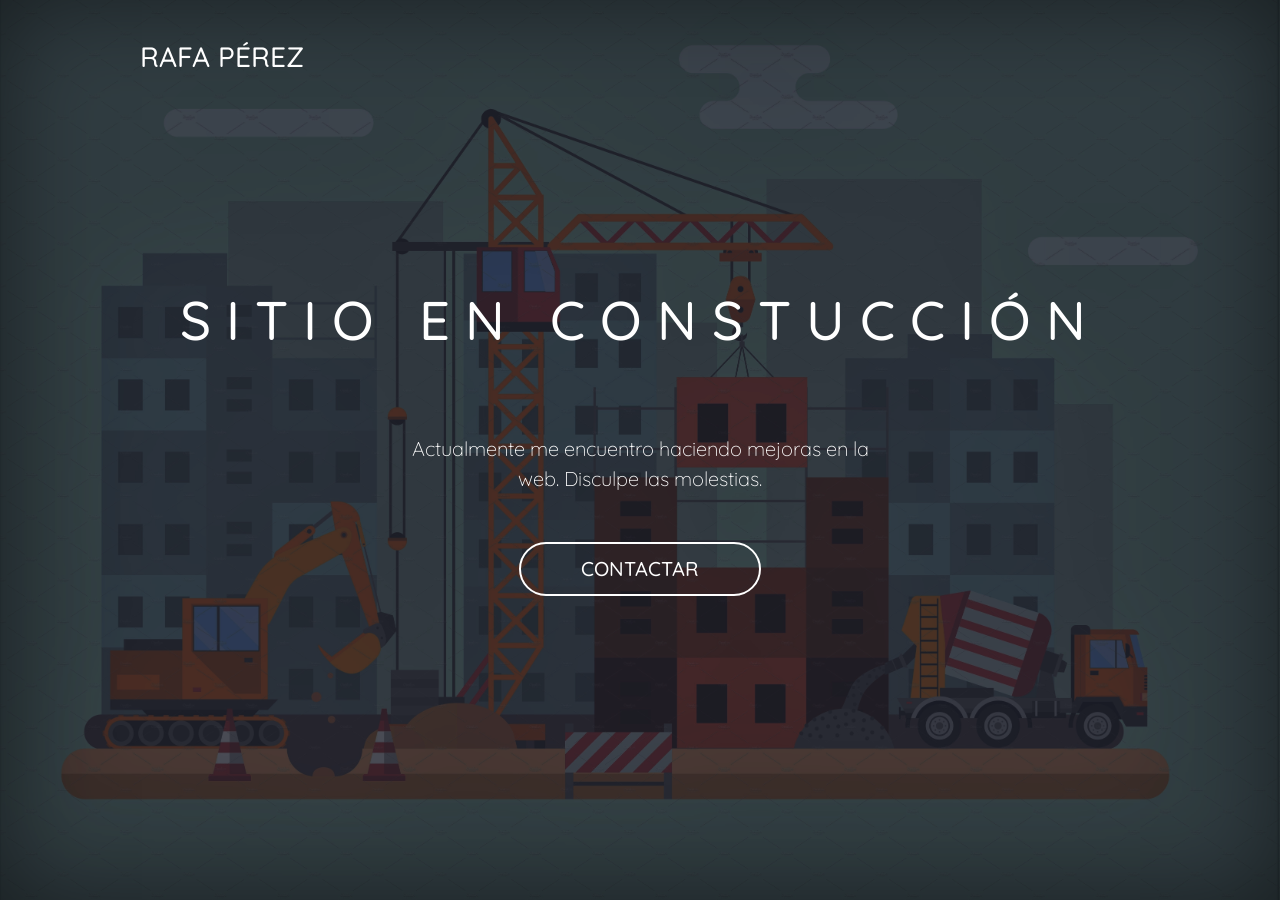
<file: index.html>
<!DOCTYPE html>
<html lang="en-US">
  <head>
    <meta charset="UTF-8">
    <meta http-equiv="X-UA-Compatible" content="IE=edge">
    <meta name="viewport" content="width=device-width, initial-scale=1">
    <title>Rafa Pérez - En construcción</title>
    <link rel="preconnect" href="https://fonts.gstatic.com" crossorigin="crossorigin"/>
    <link rel="preload" as="style" href="https://fonts.googleapis.com/css2?family=Quicksand:wght@300;400;500;700&amp;display=swap"/>
    <link rel="stylesheet" href="https://fonts.googleapis.com/css2?family=Quicksand:wght@300;400;500;700&amp;display=swap" media="print" onload="this.media='all'"/>
    <noscript>
      <link rel="stylesheet" href="https://fonts.googleapis.com/css2?family=Quicksand:wght@300;400;500;700&amp;display=swap"/>
    </noscript>
    <link href="css/bootstrap.min.css?ver=1.2.0" rel="stylesheet">
    <link href="css/font-awesome/css/all.min.css?ver=1.2.0" rel="stylesheet">
    <link href="css/main.css?ver=1.2.0" rel="stylesheet">
  </head>
  <body id="top"><div class="site-wrapper">
  <div class="site-wrapper-inner">
    <div class="cover-container">
      <div class="masthead clearfix">
        <div class="inner">
          <h3 class="masthead-brand">RAFA PÉREZ</h3>
        </div>
      </div>      
      <div class="inner cover">
        <h1 class="cover-heading">Sitio en constucción</h1>
        <p class="lead cover-copy">Actualmente me encuentro haciendo mejoras en la web. Disculpe las molestias.</p>
        <p class="lead"><button type="button" class="btn btn-lg btn-default btn-notify" data-toggle="modal" data-target="#subscribeModal">Contactar</button></p>
      </div>
      <div class="modal fade" id="subscribeModal" tabindex="-1" role="dialog" aria-labelledby="subscribeModalLabel" aria-hidden="true">
        <div class="modal-dialog" role="document">
          <div class="modal-content">
            <div class="modal-header">
              <h5 class="modal-title" id="subscribeModalLabel">Datos de contacto:</h5>
              <button type="button" class="close" data-dismiss="modal" aria-label="Close">
                <span aria-hidden="true">&times;</span>
              </button>
            </div>
            <div class="modal-body">
              <form>
                <div class="form-group">
                  <p for="recipient-name" class="form-control-label">rafaperezweb@gmail.com</p>
                  <p for="recipient-phone" class="form-control-label">+34 611 459 125</p>
                </div>
              </form>
            </div>
          </div>
        </div>
    </div>
  </div>
</div>
    <script src="scripts/jquery.slim.min.js?ver=1.2.0"></script>
    <script src="scripts/bootstrap.bundle.min.js?ver=1.2.0"></script>
    <script src="scripts/main.js?ver=1.2.0"></script>
  </body>
</html>
</file>
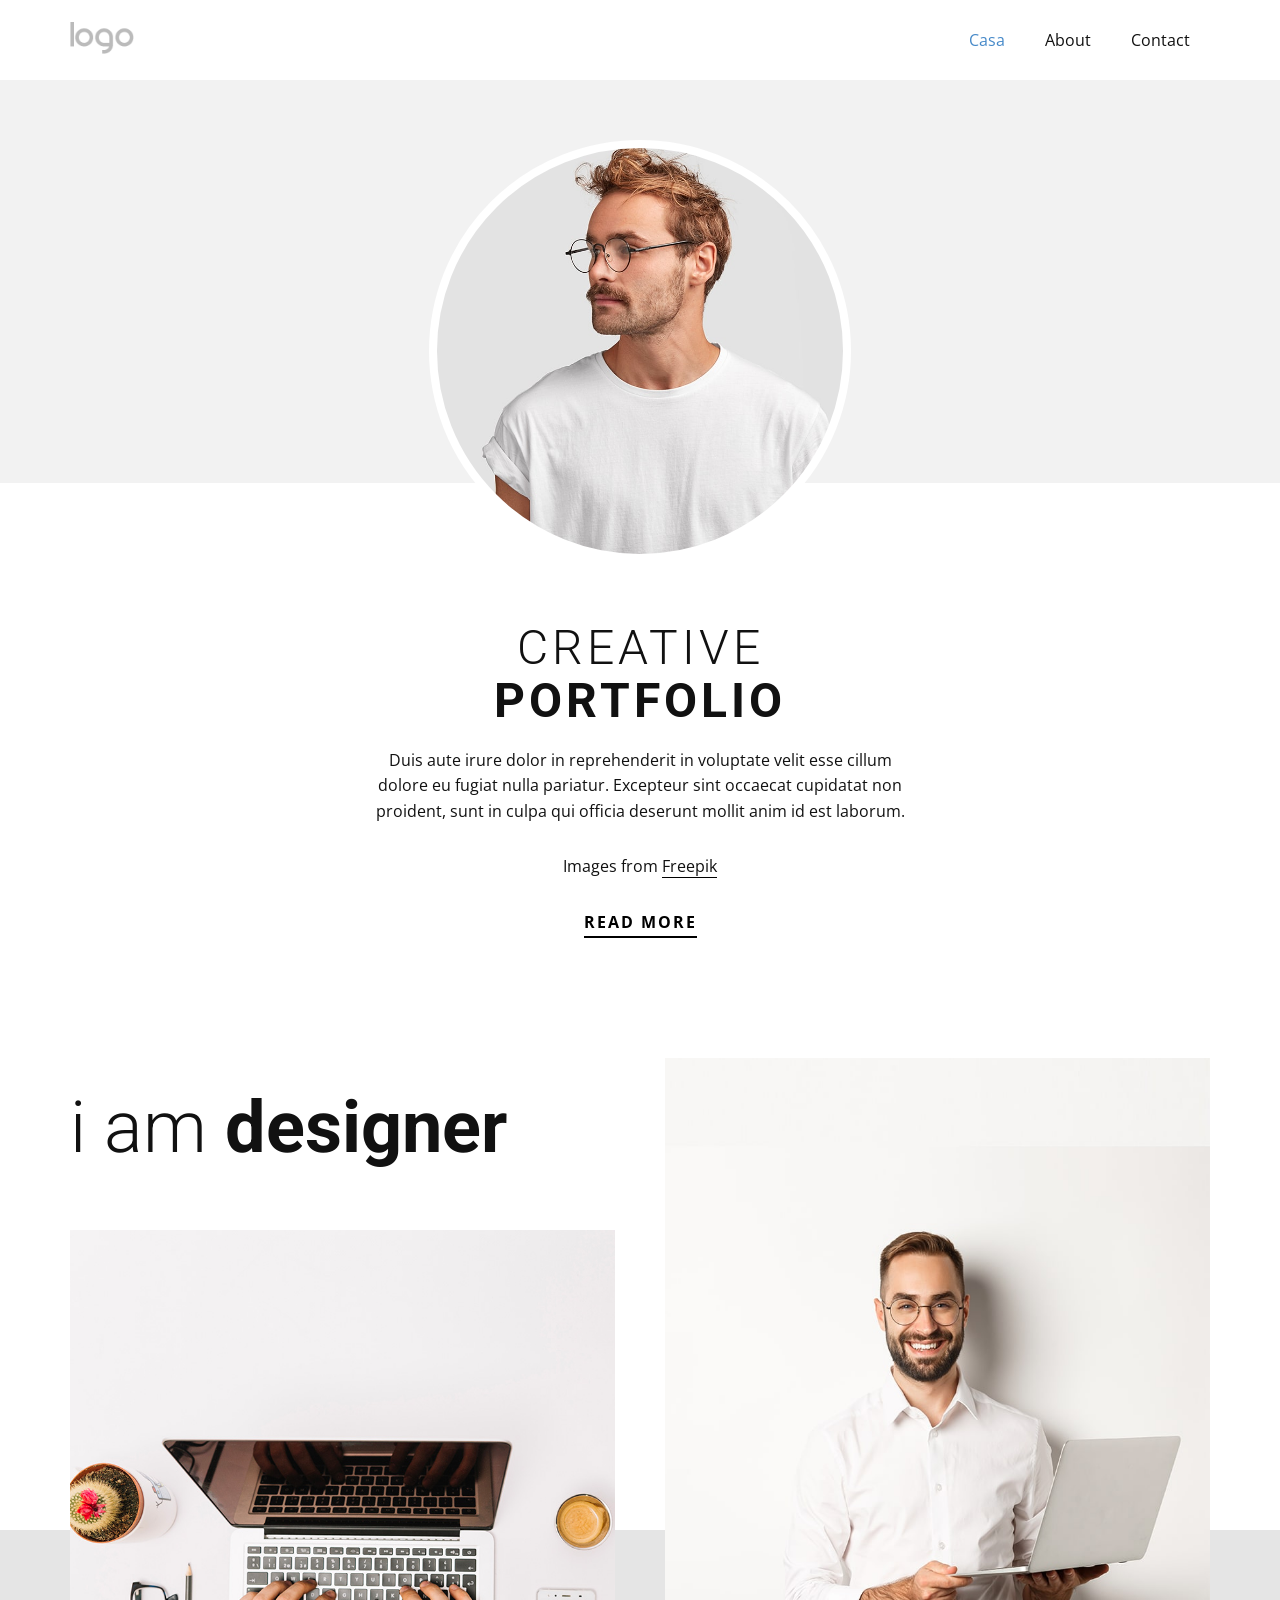
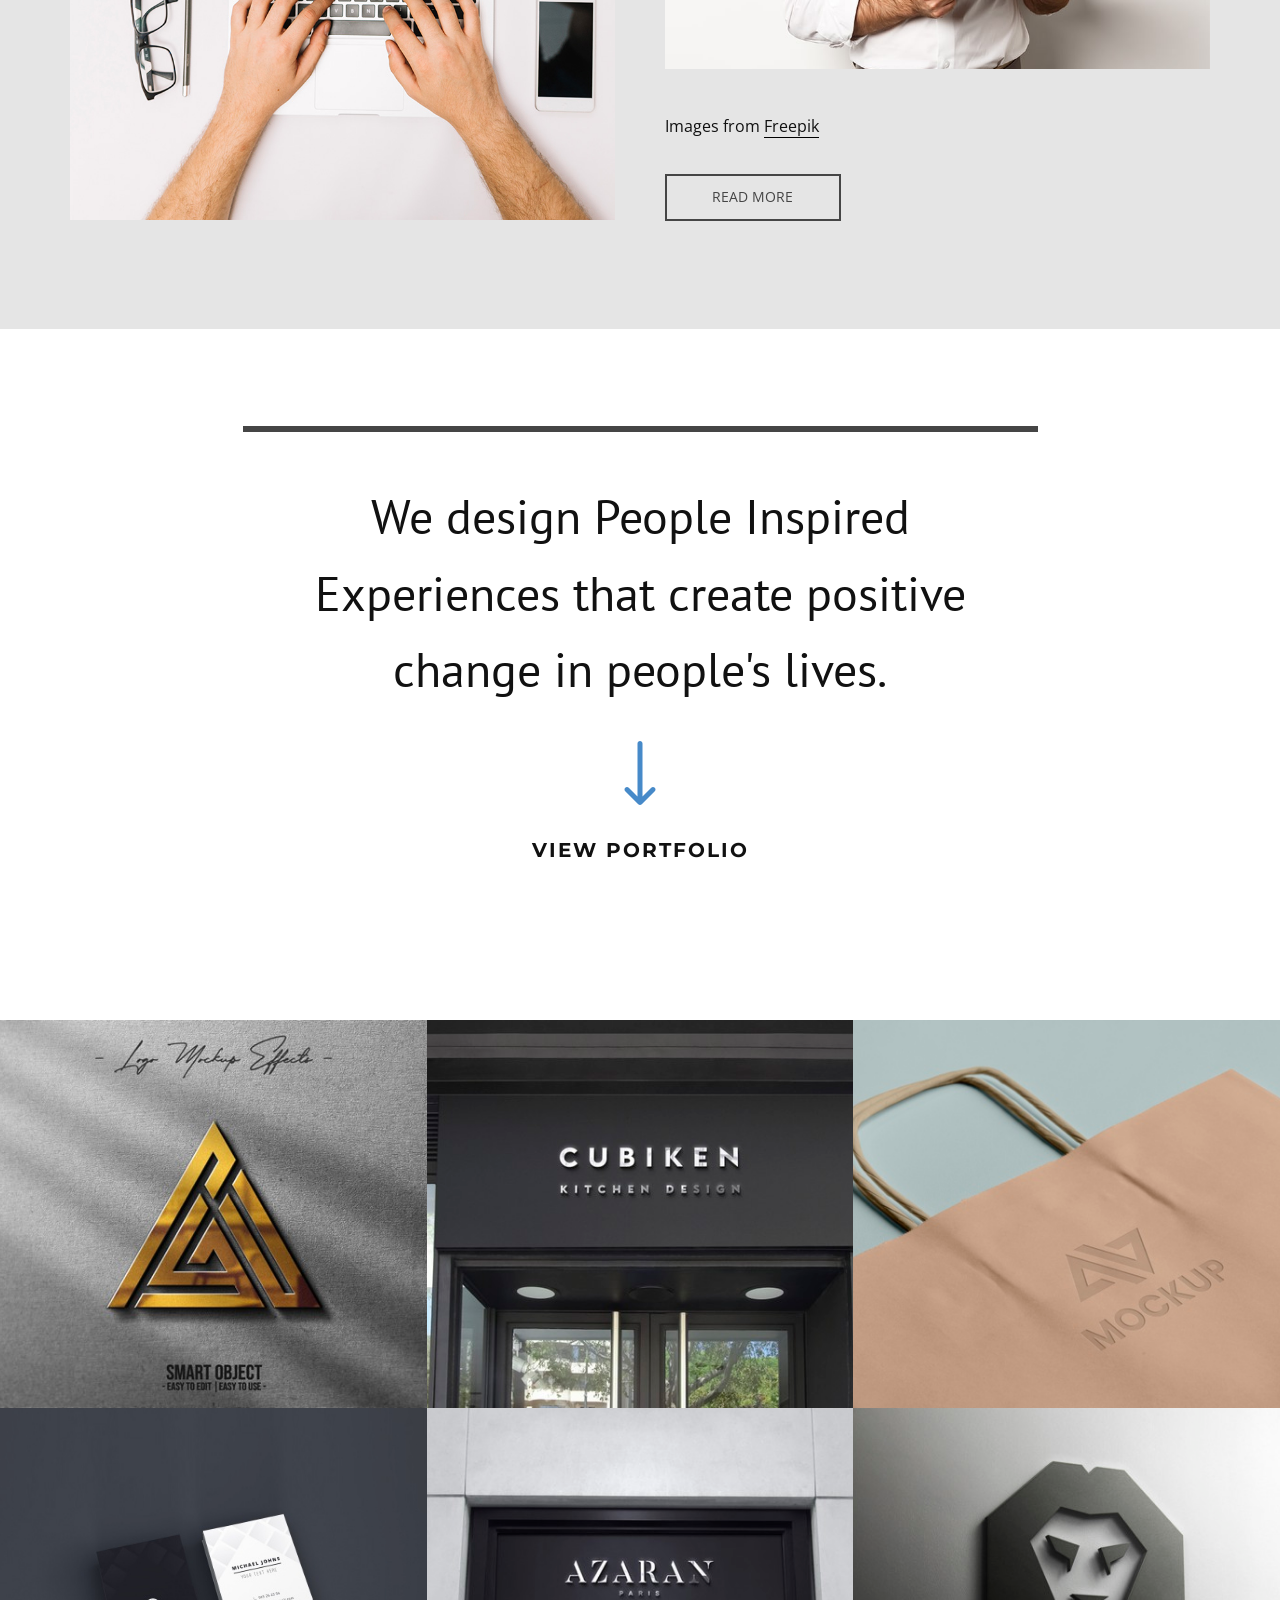
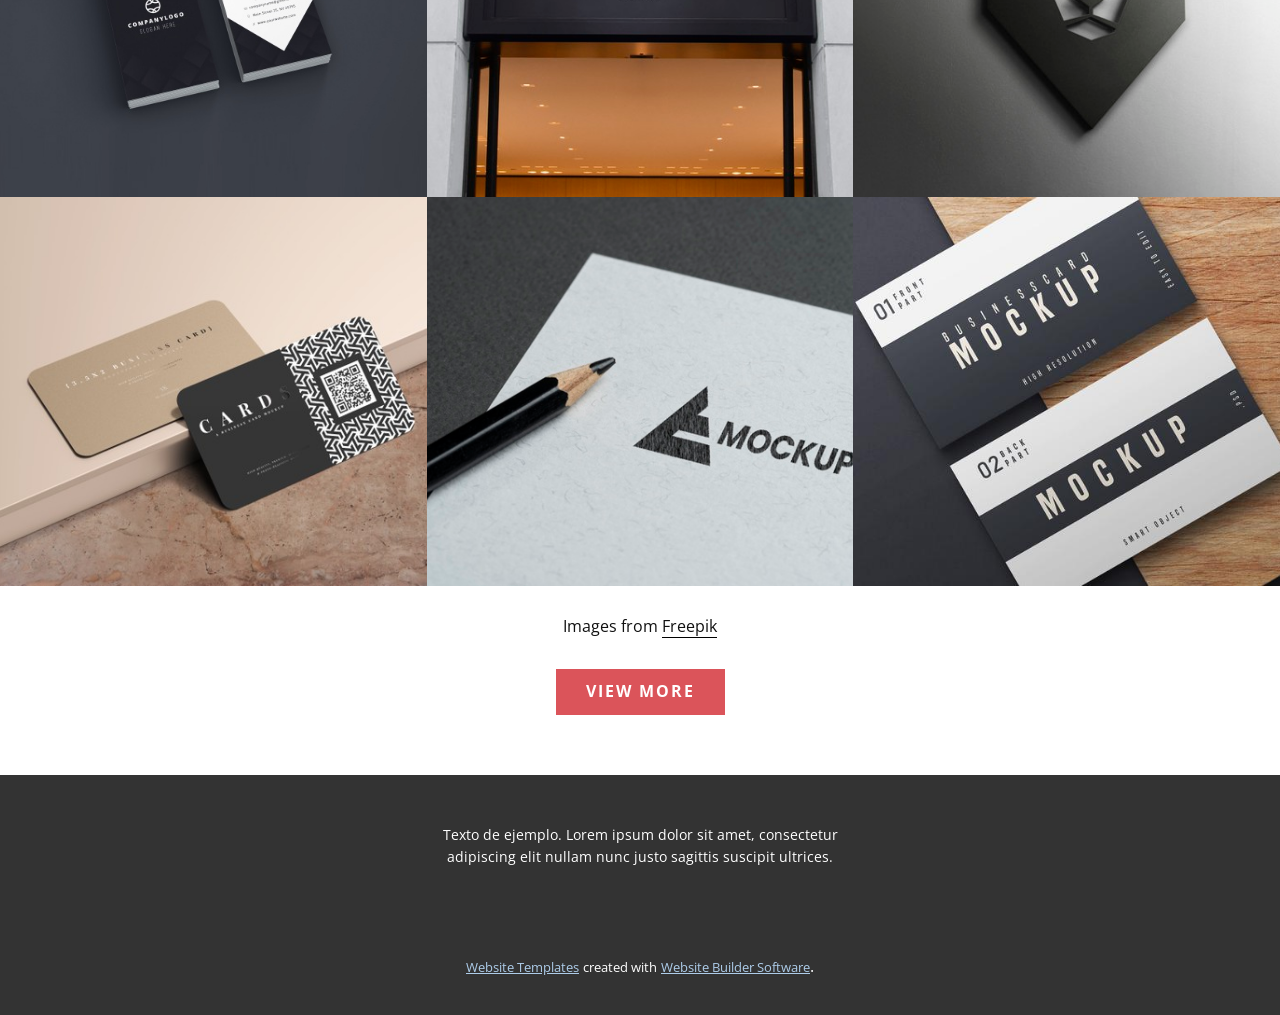
<file: Proyectos/index.html>
<!DOCTYPE html>
<html style="font-size: 16px;">
  <head>
    <meta name="viewport" content="width=device-width, initial-scale=1.0">
    <meta charset="utf-8">
    <meta name="keywords" content="Creative Portfolio, i am designer, We design People Inspired Experiences that create positive change in people&amp;apos;s lives.">
    <meta name="description" content="">
    <meta name="page_type" content="np-template-header-footer-from-plugin">
    <title>Casa</title>
    <link rel="stylesheet" href="nicepage.css" media="screen">
<link rel="stylesheet" href="Casa.css" media="screen">
    <script class="u-script" type="text/javascript" src="jquery.js" defer=""></script>
    <script class="u-script" type="text/javascript" src="nicepage.js" defer=""></script>
    <meta name="generator" content="Nicepage 4.4.3, nicepage.com">
    <link id="u-theme-google-font" rel="stylesheet" href="https://fonts.googleapis.com/css?family=Roboto:100,100i,300,300i,400,400i,500,500i,700,700i,900,900i|Open+Sans:300,300i,400,400i,600,600i,700,700i,800,800i">
    <link id="u-page-google-font" rel="stylesheet" href="https://fonts.googleapis.com/css?family=PT+Sans:400,400i,700,700i|Montserrat:100,100i,200,200i,300,300i,400,400i,500,500i,600,600i,700,700i,800,800i,900,900i">
    
    
    
    
    
    <script type="application/ld+json">{
		"@context": "http://schema.org",
		"@type": "Organization",
		"name": "",
		"logo": "images/default-logo.png"
}</script>
    <meta name="theme-color" content="#478ac9">
    <meta property="og:title" content="Casa">
    <meta property="og:type" content="website">
  </head>
  <body data-home-page="Casa.html" data-home-page-title="Casa" class="u-body u-xl-mode"><header class="u-clearfix u-header u-header" id="sec-199d"><div class="u-clearfix u-sheet u-valign-middle u-sheet-1">
        <a href="https://nicepage.com" class="u-image u-logo u-image-1">
          <img src="images/default-logo.png" class="u-logo-image u-logo-image-1">
        </a>
        <nav class="u-menu u-menu-dropdown u-offcanvas u-menu-1">
          <div class="menu-collapse" style="font-size: 1rem; letter-spacing: 0px;">
            <a class="u-button-style u-custom-left-right-menu-spacing u-custom-padding-bottom u-custom-top-bottom-menu-spacing u-nav-link u-text-active-palette-1-base u-text-hover-palette-2-base" href="#">
              <svg class="u-svg-link" viewBox="0 0 24 24"><use xmlns:xlink="http://www.w3.org/1999/xlink" xlink:href="#menu-hamburger"></use></svg>
              <svg class="u-svg-content" version="1.1" id="menu-hamburger" viewBox="0 0 16 16" x="0px" y="0px" xmlns:xlink="http://www.w3.org/1999/xlink" xmlns="http://www.w3.org/2000/svg"><g><rect y="1" width="16" height="2"></rect><rect y="7" width="16" height="2"></rect><rect y="13" width="16" height="2"></rect>
</g></svg>
            </a>
          </div>
          <div class="u-nav-container">
            <ul class="u-nav u-unstyled u-nav-1"><li class="u-nav-item"><a class="u-button-style u-nav-link u-text-active-palette-1-base u-text-hover-palette-2-base" href="Casa.html" style="padding: 10px 20px;">Casa</a>
</li><li class="u-nav-item"><a class="u-button-style u-nav-link u-text-active-palette-1-base u-text-hover-palette-2-base" href="About.html" style="padding: 10px 20px;">About</a>
</li><li class="u-nav-item"><a class="u-button-style u-nav-link u-text-active-palette-1-base u-text-hover-palette-2-base" href="Contact.html" style="padding: 10px 20px;">Contact</a>
</li></ul>
          </div>
          <div class="u-nav-container-collapse">
            <div class="u-black u-container-style u-inner-container-layout u-opacity u-opacity-95 u-sidenav">
              <div class="u-inner-container-layout u-sidenav-overflow">
                <div class="u-menu-close"></div>
                <ul class="u-align-center u-nav u-popupmenu-items u-unstyled u-nav-2"><li class="u-nav-item"><a class="u-button-style u-nav-link" href="Casa.html">Casa</a>
</li><li class="u-nav-item"><a class="u-button-style u-nav-link" href="About.html">About</a>
</li><li class="u-nav-item"><a class="u-button-style u-nav-link" href="Contact.html">Contact</a>
</li></ul>
              </div>
            </div>
            <div class="u-black u-menu-overlay u-opacity u-opacity-70"></div>
          </div>
        </nav>
      </div></header>
    <section class="u-align-center u-clearfix u-section-1" id="carousel_fa6c">
      <div class="u-expanded-width u-grey-5 u-shape u-shape-rectangle u-shape-1"></div>
      <div alt="" class="u-border-8 u-border-white u-image u-image-circle u-image-1"></div>
      <h2 class="u-text u-text-1">Creative <b>Portfolio</b>
      </h2>
      <p class="u-text u-text-2">Duis aute irure dolor in reprehenderit in voluptate velit esse cillum dolore eu fugiat nulla pariatur. Excepteur sint occaecat cupidatat non proident, sunt in culpa qui officia deserunt mollit anim id est laborum.</p>
      <p class="u-text u-text-3">Images from <a href="https://www.freepik.com/psd/logo" class="u-border-1 u-border-black u-btn u-button-link u-button-style u-none u-text-body-color u-btn-1" target="_blank">Freepik</a>
      </p>
      <a href="https://nicepage.com/one-page-template" class="u-active-none u-border-2 u-border-black u-btn u-btn-rectangle u-button-style u-hover-none u-none u-btn-2">read more</a>
    </section>
    <section class="u-clearfix u-grey-10 u-valign-top-lg u-valign-top-xl u-section-2" id="carousel_338b">
      <div class="u-expanded-width u-shape u-shape-rectangle u-white u-shape-1"></div>
      <div class="u-clearfix u-gutter-50 u-layout-wrap u-layout-wrap-1">
        <div class="u-layout">
          <div class="u-layout-row">
            <div class="u-container-style u-layout-cell u-left-cell u-size-30 u-layout-cell-1">
              <div class="u-container-layout u-valign-top u-container-layout-1">
                <h2 class="u-align-left u-text u-text-1">i am <span style="font-weight: 700;">designer</span>
                </h2>
                <img src="images/a9dcc2d3-077b-4cbf-35f1-05a7ca2b6438.jpg" alt="" class="u-expanded-width u-image u-image-default u-image-1" data-image-width="1000" data-image-height="919">
              </div>
            </div>
            <div class="u-container-style u-layout-cell u-right-cell u-size-30 u-layout-cell-2">
              <div class="u-container-layout u-container-layout-2">
                <img class="u-expanded-width u-image u-image-2" src="images/ret-min.jpg">
                <p class="u-align-left u-text u-text-2">Images from <a href="https://www.freepik.com/psd/logo" class="u-border-1 u-border-black u-btn u-button-link u-button-style u-none u-text-body-color u-btn-1" target="_blank">Freepik</a>
                </p>
                <a href="https://nicepage.com/website-templates" class="u-border-2 u-border-grey-dark-1 u-btn u-button-style u-none u-btn-2">read more</a>
              </div>
            </div>
          </div>
        </div>
      </div>
    </section>
    <section class="u-clearfix u-section-3" id="carousel_b2b5">
      <div class="u-clearfix u-sheet u-valign-middle u-sheet-1">
        <div class="u-border-6 u-border-grey-dark-1 u-line u-line-horizontal u-line-1"></div>
        <h2 class="u-align-center u-custom-font u-font-pt-sans u-text u-text-1">We design People Inspired Experiences that create positive change in people's lives.</h2><span class="u-icon u-icon-circle u-text-palette-1-base u-icon-1"><svg class="u-svg-link" preserveAspectRatio="xMidYMin slice" viewBox="0 0 512 512" style=""><use xmlns:xlink="http://www.w3.org/1999/xlink" xlink:href="#svg-1135"></use></svg><svg xmlns="http://www.w3.org/2000/svg" xmlns:xlink="http://www.w3.org/1999/xlink" version="1.1" xml:space="preserve" class="u-svg-content" viewBox="0 0 512 512" x="0px" y="0px" id="svg-1135" style="enable-background:new 0 0 512 512;"><g><g><path d="M374.108,373.328c-7.829-7.792-20.492-7.762-28.284,0.067L276,443.557V20c0-11.046-8.954-20-20-20    c-11.046,0-20,8.954-20,20v423.558l-69.824-70.164c-7.792-7.829-20.455-7.859-28.284-0.067c-7.83,7.793-7.859,20.456-0.068,28.285    l104,104.504c0.006,0.007,0.013,0.012,0.019,0.018c7.792,7.809,20.496,7.834,28.314,0.001c0.006-0.007,0.013-0.012,0.019-0.018    l104-104.504C381.966,393.785,381.939,381.121,374.108,373.328z"></path>
</g>
</g></svg></span>
        <h5 class="u-align-center u-custom-font u-font-montserrat u-text u-text-2">view portfolio</h5>
      </div>
    </section>
    <section class="u-align-center u-clearfix u-valign-middle u-white u-section-4" id="carousel_faf4">
      <div class="u-expanded-width u-gallery u-layout-grid u-lightbox u-show-text-on-hover u-gallery-1">
        <div class="u-gallery-inner u-gallery-inner-1">
          <div class="u-effect-fade u-gallery-item">
            <div class="u-back-slide">
              <img class="u-back-image u-expanded" src="images/mockup-with-gold-logo_136295-386.jpg" alt="3d logo mockup">
            </div>
            <div class="u-over-slide u-shading u-valign-middle u-over-slide-1">
              <h3 class="u-gallery-heading" style="text-transform: uppercase;">3d logo mockup</h3>
              <p class="u-gallery-text"></p>
            </div>
          </div>
          <div class="u-effect-fade u-gallery-item">
            <div class="u-back-slide">
              <img class="u-back-image u-expanded" src="images/logo-mockup-black-facade-sign_145275-281.jpg" alt="modern facade">
            </div>
            <div class="u-over-slide u-shading u-valign-middle u-over-slide-2">
              <h3 class="u-gallery-heading" style="text-transform: uppercase;">modern facade</h3>
              <p class="u-gallery-text"></p>
            </div>
          </div>
          <div class="u-effect-fade u-gallery-item">
            <div class="u-back-slide">
              <img class="u-back-image u-expanded" src="images/abstract-mock-up-logo-shopping-bag_23-2148834294.jpg" alt="shopping bag">
            </div>
            <div class="u-over-slide u-shading u-valign-middle u-over-slide-3">
              <h3 class="u-gallery-heading" style="text-transform: uppercase;">shopping bag</h3>
              <p class="u-gallery-text"></p>
            </div>
          </div>
          <div class="u-effect-fade u-gallery-item">
            <div class="u-back-slide">
              <img class="u-back-image u-expanded" src="images/rr.jpg" alt="minimalistic design">
            </div>
            <div class="u-over-slide u-shading u-valign-middle u-over-slide-4">
              <h3 class="u-gallery-heading" style="text-transform: uppercase;">minimalistic design</h3>
              <p class="u-gallery-text"></p>
            </div>
          </div>
          <div class="u-effect-fade u-gallery-item">
            <div class="u-back-slide">
              <img class="u-back-image u-expanded" src="images/logo-mockup-luxury-black-facade-sign_145275-288.jpg" alt="luxury black facade">
            </div>
            <div class="u-over-slide u-shading u-valign-middle u-over-slide-5">
              <h3 class="u-gallery-heading" style="text-transform: uppercase;">luxury black facade</h3>
              <p class="u-gallery-text"></p>
            </div>
          </div>
          <div class="u-effect-fade u-gallery-item">
            <div class="u-back-slide">
              <img class="u-back-image u-expanded" src="images/3d-lion-logo-mockup_145275-144.jpg" alt="mockup with logo">
            </div>
            <div class="u-over-slide u-shading u-valign-middle u-over-slide-6">
              <h3 class="u-gallery-heading" style="text-transform: uppercase;">mockup with logo</h3>
              <p class="u-gallery-text"></p>
            </div>
          </div>
          <div class="u-effect-fade u-gallery-item">
            <div class="u-back-slide">
              <img class="u-back-image u-expanded" src="images/rounded-corner-business-cards-mockup_358694-108.jpg" alt="business card">
            </div>
            <div class="u-over-slide u-shading u-valign-middle u-over-slide-7">
              <h3 class="u-gallery-heading" style="text-transform: uppercase;">business card</h3>
              <p class="u-gallery-text"></p>
            </div>
          </div>
          <div class="u-effect-fade u-gallery-item">
            <div class="u-back-slide">
              <img class="u-back-image u-expanded" src="images/mock-up-logo-design-business-white-paper_23-2148834253.jpg" alt="identity design">
            </div>
            <div class="u-over-slide u-shading u-valign-middle u-over-slide-8">
              <h3 class="u-gallery-heading" style="text-transform: uppercase;">identity design</h3>
              <p class="u-gallery-text"></p>
            </div>
          </div>
          <div class="u-effect-fade u-gallery-item">
            <div class="u-back-slide">
              <img class="u-back-image u-expanded" src="images/black-white-business-card-mockup-design_47987-2181.jpg" alt="modern design">
            </div>
            <div class="u-over-slide u-shading u-valign-middle u-over-slide-9">
              <h3 class="u-gallery-heading" style="text-transform: uppercase;">modern design</h3>
              <p class="u-gallery-text"></p>
            </div>
          </div>
        </div>
      </div>
      <p class="u-text u-text-1">Images from <a href="https://www.freepik.com/psd/logo" class="u-border-1 u-border-black u-btn u-button-link u-button-style u-none u-text-body-color u-btn-1" target="_blank">Freepik</a>
      </p>
      <a href="https://nicepage.com/k/hacker-html-templates" class="u-align-center u-btn u-button-style u-palette-2-base u-btn-2">view more</a>
    </section>
    
    
    <footer class="u-align-center u-clearfix u-footer u-grey-80 u-footer" id="sec-d707"><div class="u-clearfix u-sheet u-sheet-1">
        <p class="u-small-text u-text u-text-variant u-text-1">Texto de ejemplo. Lorem ipsum dolor sit amet, consectetur adipiscing elit nullam nunc justo sagittis suscipit ultrices.</p>
      </div></footer>
    <section class="u-backlink u-clearfix u-grey-80">
      <a class="u-link" href="https://nicepage.com/website-templates" target="_blank">
        <span>Website Templates</span>
      </a>
      <p class="u-text">
        <span>created with</span>
      </p>
      <a class="u-link" href="" target="_blank">
        <span>Website Builder Software</span>
      </a>. 
    </section>
  </body>
</html>
</file>
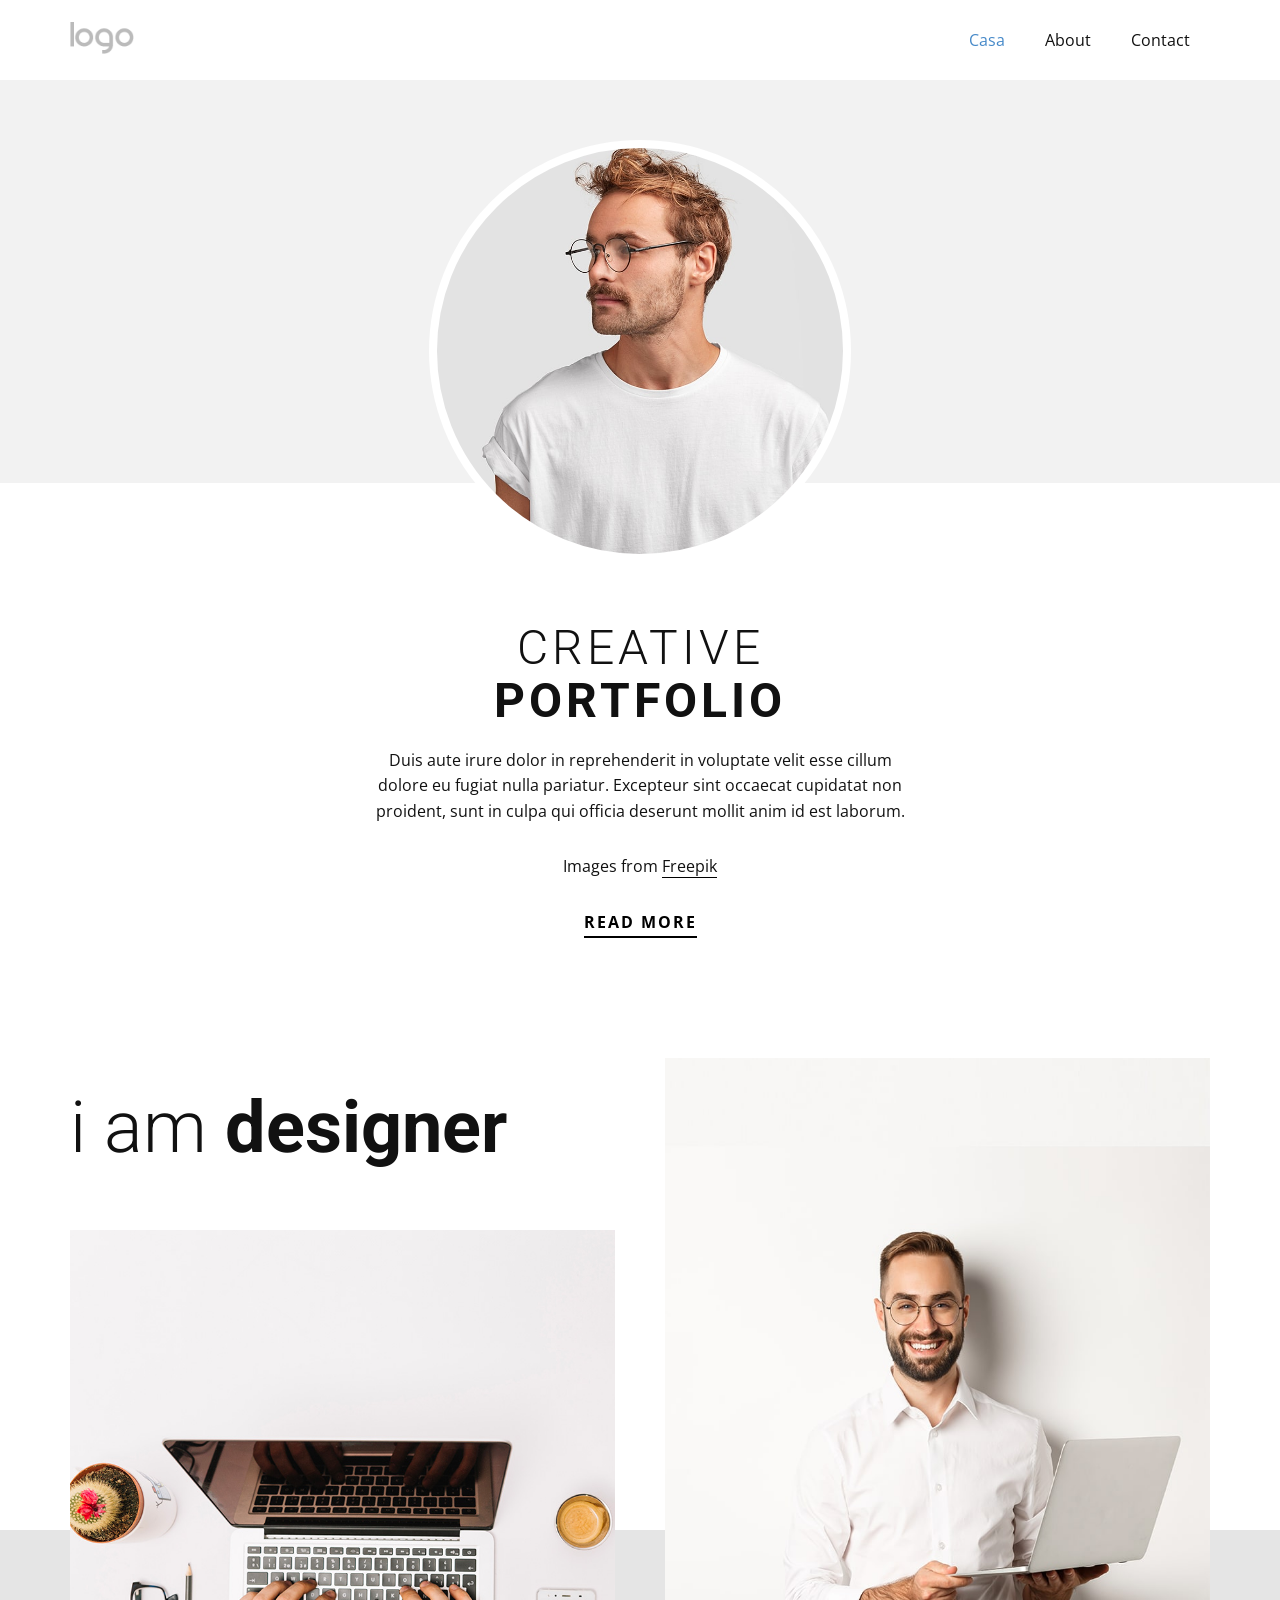
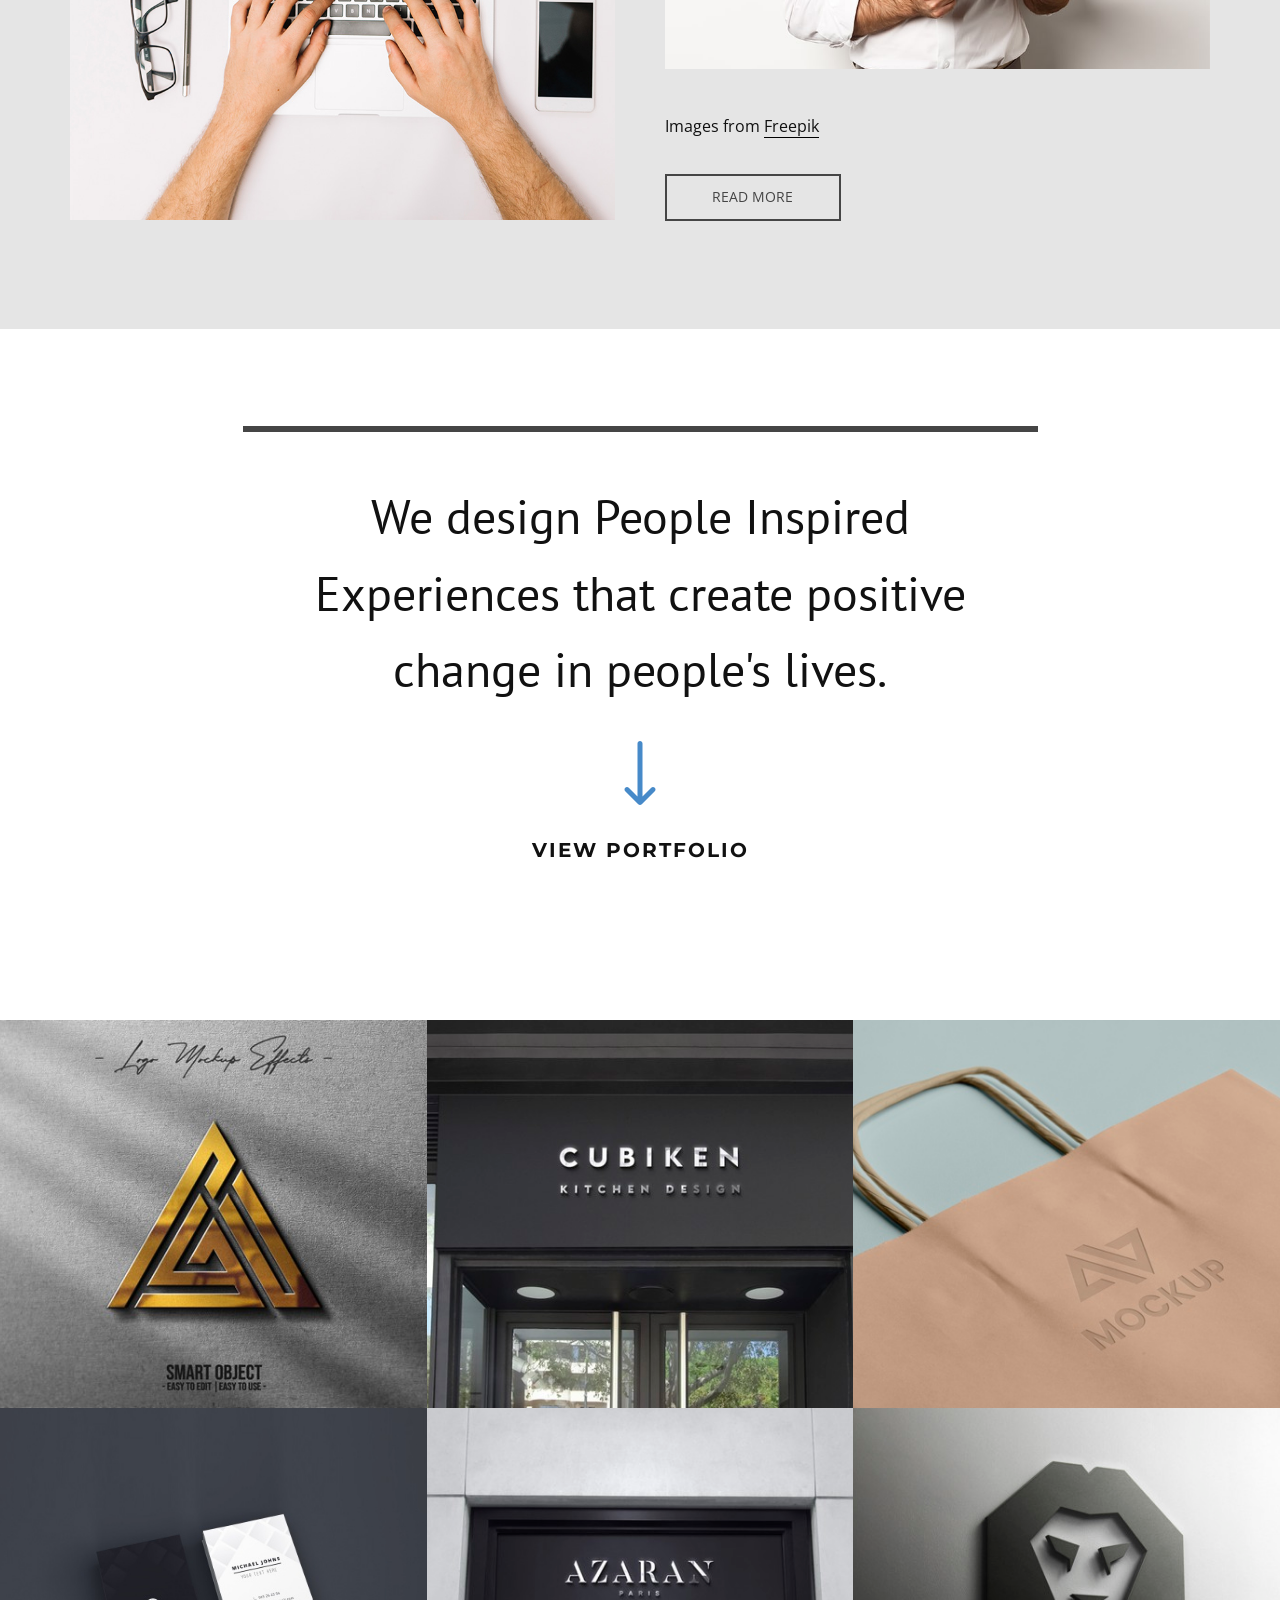
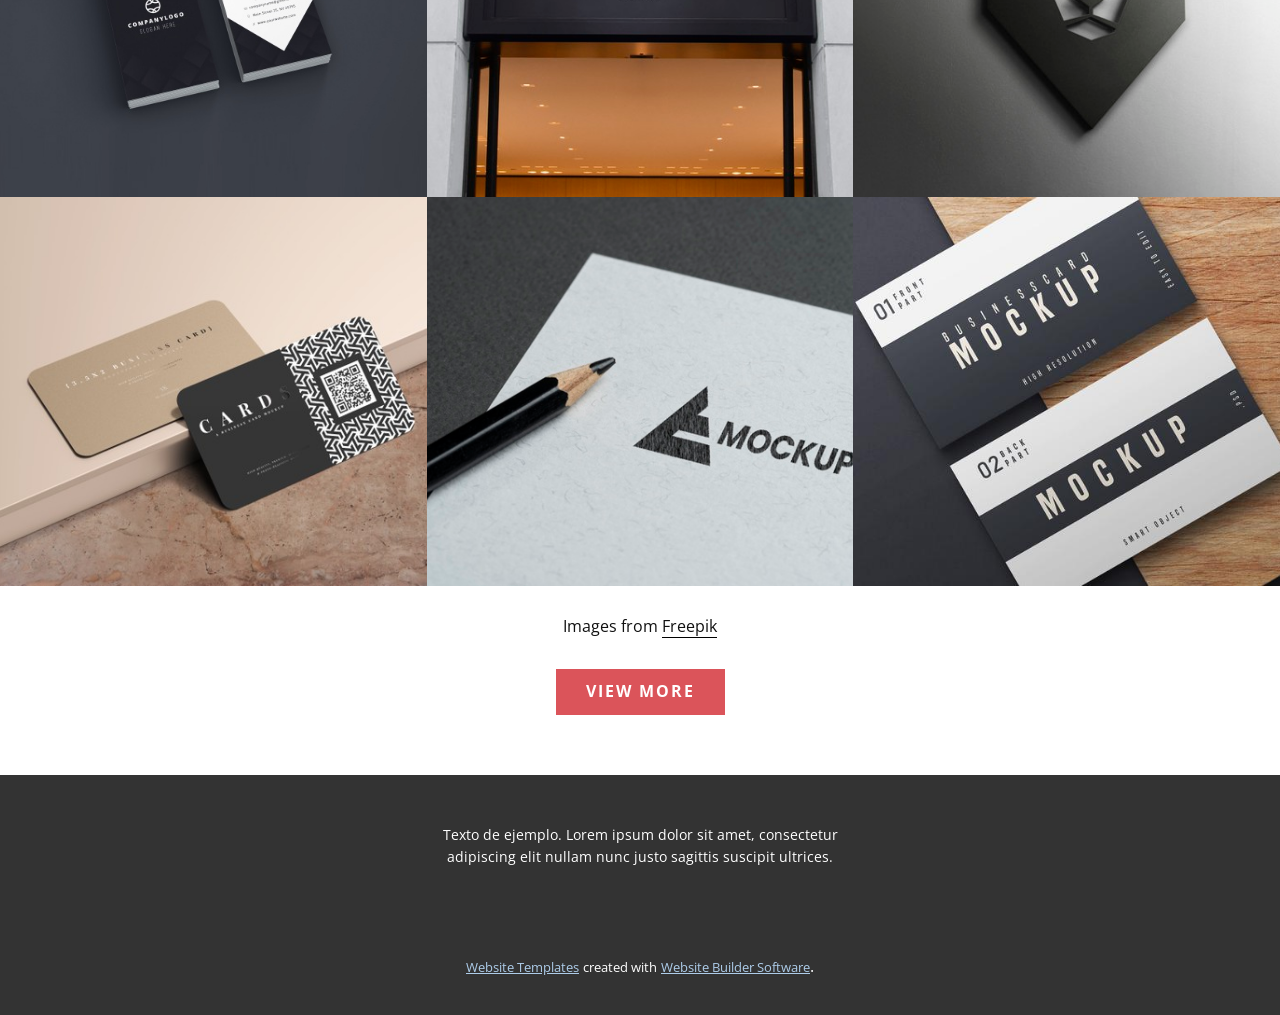
<file: Proyectos/Casa.html>
<!DOCTYPE html>
<html style="font-size: 16px;">
  <head>
    <meta name="viewport" content="width=device-width, initial-scale=1.0">
    <meta charset="utf-8">
    <meta name="keywords" content="Creative Portfolio, i am designer, We design People Inspired Experiences that create positive change in people&amp;apos;s lives.">
    <meta name="description" content="">
    <meta name="page_type" content="np-template-header-footer-from-plugin">
    <title>Casa</title>
    <link rel="stylesheet" href="nicepage.css" media="screen">
<link rel="stylesheet" href="Casa.css" media="screen">
    <script class="u-script" type="text/javascript" src="jquery.js" defer=""></script>
    <script class="u-script" type="text/javascript" src="nicepage.js" defer=""></script>
    <meta name="generator" content="Nicepage 4.4.3, nicepage.com">
    <link id="u-theme-google-font" rel="stylesheet" href="https://fonts.googleapis.com/css?family=Roboto:100,100i,300,300i,400,400i,500,500i,700,700i,900,900i|Open+Sans:300,300i,400,400i,600,600i,700,700i,800,800i">
    <link id="u-page-google-font" rel="stylesheet" href="https://fonts.googleapis.com/css?family=PT+Sans:400,400i,700,700i|Montserrat:100,100i,200,200i,300,300i,400,400i,500,500i,600,600i,700,700i,800,800i,900,900i">
    
    
    
    
    
    <script type="application/ld+json">{
		"@context": "http://schema.org",
		"@type": "Organization",
		"name": "",
		"logo": "images/default-logo.png"
}</script>
    <meta name="theme-color" content="#478ac9">
    <meta property="og:title" content="Casa">
    <meta property="og:type" content="website">
  </head>
  <body class="u-body u-xl-mode"><header class="u-clearfix u-header u-header" id="sec-199d"><div class="u-clearfix u-sheet u-valign-middle u-sheet-1">
        <a href="https://nicepage.com" class="u-image u-logo u-image-1">
          <img src="images/default-logo.png" class="u-logo-image u-logo-image-1">
        </a>
        <nav class="u-menu u-menu-dropdown u-offcanvas u-menu-1">
          <div class="menu-collapse" style="font-size: 1rem; letter-spacing: 0px;">
            <a class="u-button-style u-custom-left-right-menu-spacing u-custom-padding-bottom u-custom-top-bottom-menu-spacing u-nav-link u-text-active-palette-1-base u-text-hover-palette-2-base" href="#">
              <svg class="u-svg-link" viewBox="0 0 24 24"><use xmlns:xlink="http://www.w3.org/1999/xlink" xlink:href="#menu-hamburger"></use></svg>
              <svg class="u-svg-content" version="1.1" id="menu-hamburger" viewBox="0 0 16 16" x="0px" y="0px" xmlns:xlink="http://www.w3.org/1999/xlink" xmlns="http://www.w3.org/2000/svg"><g><rect y="1" width="16" height="2"></rect><rect y="7" width="16" height="2"></rect><rect y="13" width="16" height="2"></rect>
</g></svg>
            </a>
          </div>
          <div class="u-nav-container">
            <ul class="u-nav u-unstyled u-nav-1"><li class="u-nav-item"><a class="u-button-style u-nav-link u-text-active-palette-1-base u-text-hover-palette-2-base" href="Casa.html" style="padding: 10px 20px;">Casa</a>
</li><li class="u-nav-item"><a class="u-button-style u-nav-link u-text-active-palette-1-base u-text-hover-palette-2-base" href="About.html" style="padding: 10px 20px;">About</a>
</li><li class="u-nav-item"><a class="u-button-style u-nav-link u-text-active-palette-1-base u-text-hover-palette-2-base" href="Contact.html" style="padding: 10px 20px;">Contact</a>
</li></ul>
          </div>
          <div class="u-nav-container-collapse">
            <div class="u-black u-container-style u-inner-container-layout u-opacity u-opacity-95 u-sidenav">
              <div class="u-inner-container-layout u-sidenav-overflow">
                <div class="u-menu-close"></div>
                <ul class="u-align-center u-nav u-popupmenu-items u-unstyled u-nav-2"><li class="u-nav-item"><a class="u-button-style u-nav-link" href="Casa.html">Casa</a>
</li><li class="u-nav-item"><a class="u-button-style u-nav-link" href="About.html">About</a>
</li><li class="u-nav-item"><a class="u-button-style u-nav-link" href="Contact.html">Contact</a>
</li></ul>
              </div>
            </div>
            <div class="u-black u-menu-overlay u-opacity u-opacity-70"></div>
          </div>
        </nav>
      </div></header>
    <section class="u-align-center u-clearfix u-section-1" id="carousel_fa6c">
      <div class="u-expanded-width u-grey-5 u-shape u-shape-rectangle u-shape-1"></div>
      <div alt="" class="u-border-8 u-border-white u-image u-image-circle u-image-1"></div>
      <h2 class="u-text u-text-1">Creative <b>Portfolio</b>
      </h2>
      <p class="u-text u-text-2">Duis aute irure dolor in reprehenderit in voluptate velit esse cillum dolore eu fugiat nulla pariatur. Excepteur sint occaecat cupidatat non proident, sunt in culpa qui officia deserunt mollit anim id est laborum.</p>
      <p class="u-text u-text-3">Images from <a href="https://www.freepik.com/psd/logo" class="u-border-1 u-border-black u-btn u-button-link u-button-style u-none u-text-body-color u-btn-1" target="_blank">Freepik</a>
      </p>
      <a href="https://nicepage.com/one-page-template" class="u-active-none u-border-2 u-border-black u-btn u-btn-rectangle u-button-style u-hover-none u-none u-btn-2">read more</a>
    </section>
    <section class="u-clearfix u-grey-10 u-valign-top-lg u-valign-top-xl u-section-2" id="carousel_338b">
      <div class="u-expanded-width u-shape u-shape-rectangle u-white u-shape-1"></div>
      <div class="u-clearfix u-gutter-50 u-layout-wrap u-layout-wrap-1">
        <div class="u-layout">
          <div class="u-layout-row">
            <div class="u-container-style u-layout-cell u-left-cell u-size-30 u-layout-cell-1">
              <div class="u-container-layout u-valign-top u-container-layout-1">
                <h2 class="u-align-left u-text u-text-1">i am <span style="font-weight: 700;">designer</span>
                </h2>
                <img src="images/a9dcc2d3-077b-4cbf-35f1-05a7ca2b6438.jpg" alt="" class="u-expanded-width u-image u-image-default u-image-1" data-image-width="1000" data-image-height="919">
              </div>
            </div>
            <div class="u-container-style u-layout-cell u-right-cell u-size-30 u-layout-cell-2">
              <div class="u-container-layout u-container-layout-2">
                <img class="u-expanded-width u-image u-image-2" src="images/ret-min.jpg">
                <p class="u-align-left u-text u-text-2">Images from <a href="https://www.freepik.com/psd/logo" class="u-border-1 u-border-black u-btn u-button-link u-button-style u-none u-text-body-color u-btn-1" target="_blank">Freepik</a>
                </p>
                <a href="https://nicepage.com/website-templates" class="u-border-2 u-border-grey-dark-1 u-btn u-button-style u-none u-btn-2">read more</a>
              </div>
            </div>
          </div>
        </div>
      </div>
    </section>
    <section class="u-clearfix u-section-3" id="carousel_b2b5">
      <div class="u-clearfix u-sheet u-valign-middle u-sheet-1">
        <div class="u-border-6 u-border-grey-dark-1 u-line u-line-horizontal u-line-1"></div>
        <h2 class="u-align-center u-custom-font u-font-pt-sans u-text u-text-1">We design People Inspired Experiences that create positive change in people's lives.</h2><span class="u-icon u-icon-circle u-text-palette-1-base u-icon-1"><svg class="u-svg-link" preserveAspectRatio="xMidYMin slice" viewBox="0 0 512 512" style=""><use xmlns:xlink="http://www.w3.org/1999/xlink" xlink:href="#svg-1135"></use></svg><svg xmlns="http://www.w3.org/2000/svg" xmlns:xlink="http://www.w3.org/1999/xlink" version="1.1" xml:space="preserve" class="u-svg-content" viewBox="0 0 512 512" x="0px" y="0px" id="svg-1135" style="enable-background:new 0 0 512 512;"><g><g><path d="M374.108,373.328c-7.829-7.792-20.492-7.762-28.284,0.067L276,443.557V20c0-11.046-8.954-20-20-20    c-11.046,0-20,8.954-20,20v423.558l-69.824-70.164c-7.792-7.829-20.455-7.859-28.284-0.067c-7.83,7.793-7.859,20.456-0.068,28.285    l104,104.504c0.006,0.007,0.013,0.012,0.019,0.018c7.792,7.809,20.496,7.834,28.314,0.001c0.006-0.007,0.013-0.012,0.019-0.018    l104-104.504C381.966,393.785,381.939,381.121,374.108,373.328z"></path>
</g>
</g></svg></span>
        <h5 class="u-align-center u-custom-font u-font-montserrat u-text u-text-2">view portfolio</h5>
      </div>
    </section>
    <section class="u-align-center u-clearfix u-valign-middle u-white u-section-4" id="carousel_faf4">
      <div class="u-expanded-width u-gallery u-layout-grid u-lightbox u-show-text-on-hover u-gallery-1">
        <div class="u-gallery-inner u-gallery-inner-1">
          <div class="u-effect-fade u-gallery-item">
            <div class="u-back-slide">
              <img class="u-back-image u-expanded" src="images/mockup-with-gold-logo_136295-386.jpg" alt="3d logo mockup">
            </div>
            <div class="u-over-slide u-shading u-valign-middle u-over-slide-1">
              <h3 class="u-gallery-heading" style="text-transform: uppercase;">3d logo mockup</h3>
              <p class="u-gallery-text"></p>
            </div>
          </div>
          <div class="u-effect-fade u-gallery-item">
            <div class="u-back-slide">
              <img class="u-back-image u-expanded" src="images/logo-mockup-black-facade-sign_145275-281.jpg" alt="modern facade">
            </div>
            <div class="u-over-slide u-shading u-valign-middle u-over-slide-2">
              <h3 class="u-gallery-heading" style="text-transform: uppercase;">modern facade</h3>
              <p class="u-gallery-text"></p>
            </div>
          </div>
          <div class="u-effect-fade u-gallery-item">
            <div class="u-back-slide">
              <img class="u-back-image u-expanded" src="images/abstract-mock-up-logo-shopping-bag_23-2148834294.jpg" alt="shopping bag">
            </div>
            <div class="u-over-slide u-shading u-valign-middle u-over-slide-3">
              <h3 class="u-gallery-heading" style="text-transform: uppercase;">shopping bag</h3>
              <p class="u-gallery-text"></p>
            </div>
          </div>
          <div class="u-effect-fade u-gallery-item">
            <div class="u-back-slide">
              <img class="u-back-image u-expanded" src="images/rr.jpg" alt="minimalistic design">
            </div>
            <div class="u-over-slide u-shading u-valign-middle u-over-slide-4">
              <h3 class="u-gallery-heading" style="text-transform: uppercase;">minimalistic design</h3>
              <p class="u-gallery-text"></p>
            </div>
          </div>
          <div class="u-effect-fade u-gallery-item">
            <div class="u-back-slide">
              <img class="u-back-image u-expanded" src="images/logo-mockup-luxury-black-facade-sign_145275-288.jpg" alt="luxury black facade">
            </div>
            <div class="u-over-slide u-shading u-valign-middle u-over-slide-5">
              <h3 class="u-gallery-heading" style="text-transform: uppercase;">luxury black facade</h3>
              <p class="u-gallery-text"></p>
            </div>
          </div>
          <div class="u-effect-fade u-gallery-item">
            <div class="u-back-slide">
              <img class="u-back-image u-expanded" src="images/3d-lion-logo-mockup_145275-144.jpg" alt="mockup with logo">
            </div>
            <div class="u-over-slide u-shading u-valign-middle u-over-slide-6">
              <h3 class="u-gallery-heading" style="text-transform: uppercase;">mockup with logo</h3>
              <p class="u-gallery-text"></p>
            </div>
          </div>
          <div class="u-effect-fade u-gallery-item">
            <div class="u-back-slide">
              <img class="u-back-image u-expanded" src="images/rounded-corner-business-cards-mockup_358694-108.jpg" alt="business card">
            </div>
            <div class="u-over-slide u-shading u-valign-middle u-over-slide-7">
              <h3 class="u-gallery-heading" style="text-transform: uppercase;">business card</h3>
              <p class="u-gallery-text"></p>
            </div>
          </div>
          <div class="u-effect-fade u-gallery-item">
            <div class="u-back-slide">
              <img class="u-back-image u-expanded" src="images/mock-up-logo-design-business-white-paper_23-2148834253.jpg" alt="identity design">
            </div>
            <div class="u-over-slide u-shading u-valign-middle u-over-slide-8">
              <h3 class="u-gallery-heading" style="text-transform: uppercase;">identity design</h3>
              <p class="u-gallery-text"></p>
            </div>
          </div>
          <div class="u-effect-fade u-gallery-item">
            <div class="u-back-slide">
              <img class="u-back-image u-expanded" src="images/black-white-business-card-mockup-design_47987-2181.jpg" alt="modern design">
            </div>
            <div class="u-over-slide u-shading u-valign-middle u-over-slide-9">
              <h3 class="u-gallery-heading" style="text-transform: uppercase;">modern design</h3>
              <p class="u-gallery-text"></p>
            </div>
          </div>
        </div>
      </div>
      <p class="u-text u-text-1">Images from <a href="https://www.freepik.com/psd/logo" class="u-border-1 u-border-black u-btn u-button-link u-button-style u-none u-text-body-color u-btn-1" target="_blank">Freepik</a>
      </p>
      <a href="https://nicepage.com/k/hacker-html-templates" class="u-align-center u-btn u-button-style u-palette-2-base u-btn-2">view more</a>
    </section>
    
    
    <footer class="u-align-center u-clearfix u-footer u-grey-80 u-footer" id="sec-d707"><div class="u-clearfix u-sheet u-sheet-1">
        <p class="u-small-text u-text u-text-variant u-text-1">Texto de ejemplo. Lorem ipsum dolor sit amet, consectetur adipiscing elit nullam nunc justo sagittis suscipit ultrices.</p>
      </div></footer>
    <section class="u-backlink u-clearfix u-grey-80">
      <a class="u-link" href="https://nicepage.com/website-templates" target="_blank">
        <span>Website Templates</span>
      </a>
      <p class="u-text">
        <span>created with</span>
      </p>
      <a class="u-link" href="" target="_blank">
        <span>Website Builder Software</span>
      </a>. 
    </section>
  </body>
</html>
</file>
<file: css/main.css>
/*
 * Globals
 */
/* Links */
a,
a:focus,
a:hover {
  color: #fff; }

/* Custom default button */
.btn-default {
  color: #fff;
  text-shadow: none;
  /* Prevent inheritence from `body` */
  background-color: transparent;
  border: 2px solid #fff;
  border-radius: 20px;
  padding: 0.5rem 2rem; }

.btn-default:hover,
.btn-default:focus {
  background-color: rgba(255, 255, 255, 0.3); }

/*
 * Base structure
 */
html,
body {
  height: 100%; }

body {
  background: url(../img/cover.jpg) no-repeat center center fixed;
  background-blend-mode: luminosity;
  background-size: cover;
  color: #fff;
  text-align: center;
  font-family: 'Quicksand', sans-serif; }

/* Extra markup and styles for table-esque vertical and horizontal centering */
.site-wrapper {
  display: table;
  width: 100%;
  height: 100%;
  /* For at least Firefox */
  min-height: 100%;
  background: rgba(48, 53, 70, 0.5);
  box-shadow: inset 0 0 100px rgba(0, 0, 0, 0.5); }

.site-wrapper-inner {
  display: table-cell;
  vertical-align: top; }

.cover-container {
  margin-right: auto;
  margin-left: auto; }

/* Padding for spacing */
.inner {
  padding: 30px; }

/*
 * Header
 */
.masthead-brand {
  margin-top: 10px;
  margin-bottom: 10px; }

.nav-masthead {
  text-align: center;
  display: block; }

.nav-masthead .nav-link {
  display: inline-block; }

@media (min-width: 768px) {
  .masthead-brand {
    float: left; }
  .nav-masthead {
    float: right; } }

/*
 * Cover
 */
.cover {
  padding: 0 20px; }

.cover .btn-notify {
  padding: 10px 60px;
  font-weight: 500;
  text-transform: uppercase;
  border-radius: 40px; }

.cover-heading {
  font-weight: 500;
  text-transform: uppercase;
  letter-spacing: 10px;
  font-size: 2rem;
  margin-bottom: 5rem; }

@media (min-width: 768px) {
  .cover-heading {
    font-size: 3.4rem;
    letter-spacing: 15px; } }

.cover-copy {
  max-width: 500px;
  margin: 0 auto 3rem; }

/*
 * Footer
 */
.mastfoot {
  color: #999;
  /* IE8 proofing */
  color: rgba(255, 255, 255, 0.5); }

/*
 * Subscribe modal box
 */
#subscribeModal .modal-content {
  background-color: #303546;
  color: #fff;
  text-align: left; }

#subscribeModal .modal-header, #subscribeModal .modal-footer {
  border: 0; }

#subscribeModal .close {
  color: #fff; }

#subscribeModal .form-control {
  margin-top: 1rem;
  background: rgba(0, 0, 0, 0.4);
  color: #fff; }
  #subscribeModal .form-control:focus {
    border-color: #49506a; }

/*
 * Affix and center
 */
@media (min-width: 768px) {
  /* Pull out the header and footer */
  .masthead {
    position: fixed;
    top: 0; }
  .mastfoot {
    position: fixed;
    bottom: 0; }
  /* Start the vertical centering */
  .site-wrapper-inner {
    vertical-align: middle; }
  /* Handle the widths */
  .masthead,
  .mastfoot,
  .cover-container {
    width: 100%;
    /* Must be percentage or pixels for horizontal alignment */ } }

@media (min-width: 992px) {
  .masthead,
  .mastfoot,
  .cover-container {
    width: 1060px; } }
</file>
